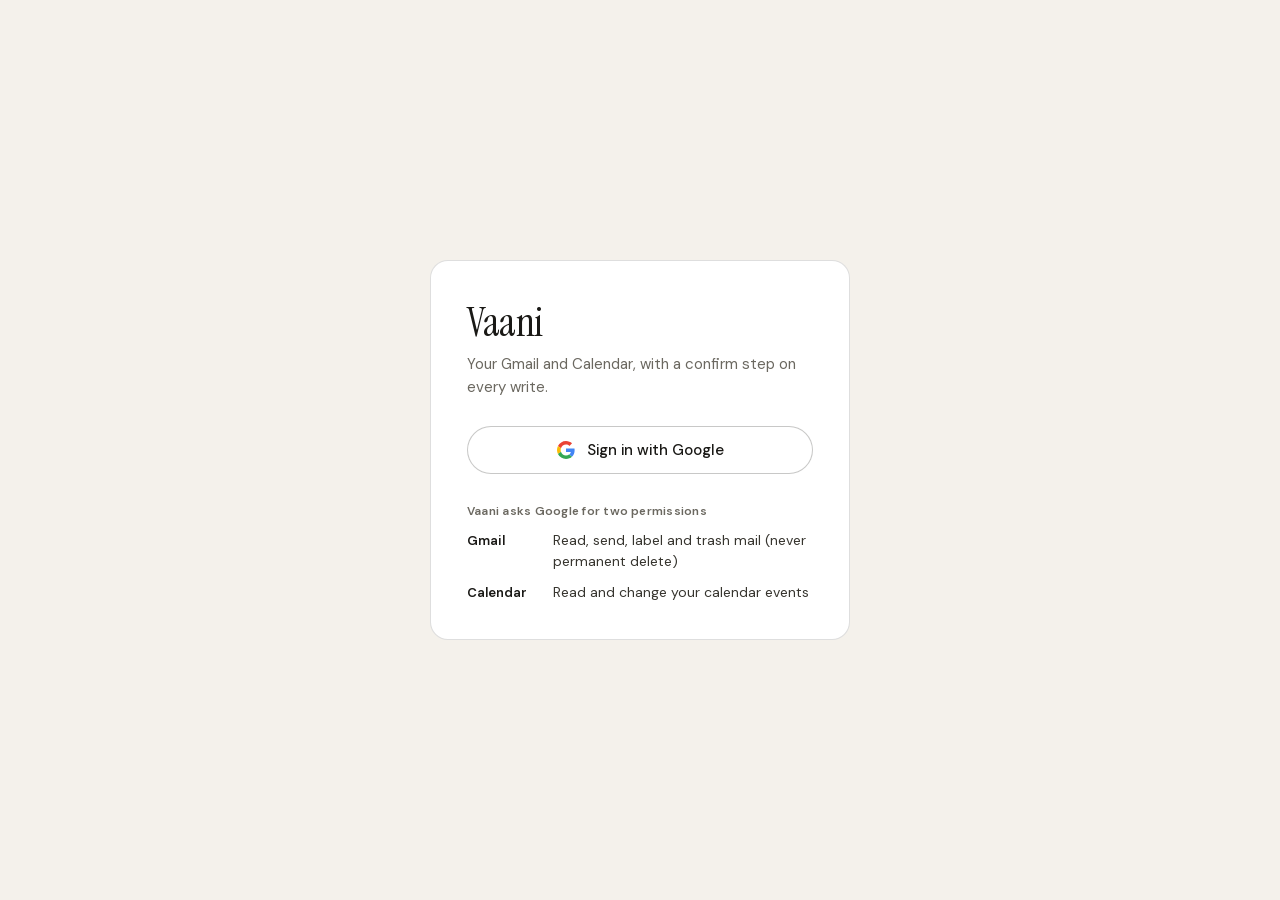
<file: static/login.html>
<!doctype html>
<html lang="en">
<head>
<meta charset="utf-8">
<meta name="viewport" content="width=device-width, initial-scale=1">
<meta name="color-scheme" content="light">
<title>Sign in · Vaani AI</title>
<!-- Light by default whatever the OS says; a saved "dark" choice applies before the first paint. -->
<script>try { const t = localStorage.getItem("vaani.theme"); if (t === "dark") document.documentElement.dataset.theme = "dark"; } catch (_) {}</script>
<link rel="preload" href="/static/fonts/dm-sans-400-600-normal-latin.woff2" as="font" type="font/woff2" crossorigin>
<link rel="preload" href="/static/fonts/instrument-serif-400-normal-latin.woff2" as="font" type="font/woff2" crossorigin>
<link rel="stylesheet" href="/static/app.css">
</head>
<body class="login" data-page="login">
<main class="login-card">
  <h1 class="wordmark">Vaani</h1>
  <p class="tagline">Your Gmail and Calendar, with a confirm step on every write.</p>
  <p class="login-error" id="loginError" role="alert" hidden></p>
  <form method="get" action="/auth/login">
    <button type="submit" class="google-btn">
      <svg width="18" height="18" viewBox="0 0 48 48" aria-hidden="true">
        <path fill="#EA4335" d="M24 9.5c3.54 0 6.71 1.22 9.21 3.6l6.85-6.85C35.9 2.38 30.47 0 24 0 14.62 0 6.51 5.38 2.56 13.22l7.98 6.19C12.43 13.72 17.74 9.5 24 9.5z"/>
        <path fill="#4285F4" d="M46.98 24.55c0-1.57-.15-3.09-.38-4.55H24v9.02h12.94c-.58 2.96-2.26 5.48-4.78 7.18l7.73 6c4.51-4.18 7.09-10.36 7.09-17.65z"/>
        <path fill="#FBBC05" d="M10.53 28.59c-.48-1.45-.76-2.99-.76-4.59s.27-3.14.76-4.59l-7.98-6.19C.92 16.46 0 20.12 0 24c0 3.88.92 7.54 2.56 10.78l7.97-6.19z"/>
        <path fill="#34A853" d="M24 48c6.48 0 11.93-2.13 15.89-5.81l-7.73-6c-2.15 1.45-4.92 2.3-8.16 2.3-6.26 0-11.57-4.22-13.47-9.91l-7.98 6.19C6.51 42.62 14.62 48 24 48z"/>
      </svg>
      Sign in with Google
    </button>
  </form>
  <h2 class="perm-head">Vaani asks Google for two permissions</h2>
  <ul class="perms">
    <li><strong>Gmail</strong><span>Read, send, label and trash mail (never permanent delete)</span></li>
    <li><strong>Calendar</strong><span>Read and change your calendar events</span></li>
  </ul>
</main>
<script src="/static/app.js" defer></script>
</body>
</html>
</file>
<file: static/app.css>
/* Vaani AI theme: warm cream paper, white cards with hairline ink borders, near-black ink for text and primary buttons.
   Light is the default whatever the OS says; dark only via <html data-theme="dark"> (saved in localStorage "vaani.theme").
   Meaning: ink outline = waiting for your approval, green = verified by Google, amber = pending / stale, red = risk.
   Fonts come from static/fonts/ (latin subsets, OFL): DM Sans for text, DM Mono only for counts, stamps and timings,
   Instrument Serif only for the wordmark. Token names: .build/CONTRACT-v2.md. */

@font-face { font-family: "DM Sans"; src: url("fonts/dm-sans-400-600-normal-latin.woff2") format("woff2"); font-weight: 400 600; font-style: normal; font-display: swap; }
@font-face { font-family: "DM Mono"; src: url("fonts/dm-mono-400-normal-latin.woff2") format("woff2"); font-weight: 400; font-style: normal; font-display: swap; }
@font-face { font-family: "DM Mono"; src: url("fonts/dm-mono-500-normal-latin.woff2") format("woff2"); font-weight: 500; font-style: normal; font-display: swap; }
@font-face { font-family: "Instrument Serif"; src: url("fonts/instrument-serif-400-normal-latin.woff2") format("woff2"); font-weight: 400; font-style: normal; font-display: swap; }
@font-face { font-family: "Instrument Serif"; src: url("fonts/instrument-serif-400-italic-latin.woff2") format("woff2"); font-weight: 400; font-style: italic; font-display: swap; }

:root {
  --bg: #F4F1EB; --bg-sunken: #EAE7E0; --surface: #FFFFFF; --surface-hover: #EFECE5;
  --ink: #1A1916; --ink-2: #37352F; --muted: #6B6860; --faint: #A8A49D;
  --line: rgba(26, 25, 22, .08); --line-2: rgba(26, 25, 22, .14); --line-3: rgba(26, 25, 22, .24);
  --ok: #4A6B4D; --ok-soft: #E9EFE7; --warn: #8A6A2E; --warn-soft: #F5EEDE;
  --risk: #9C4038; --risk-soft: #F5E7E5; --info: #3D73A6; --info-soft: #E6EDF1;
  --r-sm: 8px; --r-md: 12px; --r-lg: 18px; --r-pill: 999px;
  --font: "DM Sans", system-ui, -apple-system, BlinkMacSystemFont, "Segoe UI", Roboto, Helvetica, Arial, sans-serif;
  --mono: "DM Mono", ui-monospace, SFMono-Regular, Menlo, Consolas, "Liberation Mono", monospace;
  --serif: "Instrument Serif", "Iowan Old Style", Georgia, serif;
  --ease: cubic-bezier(.22, 1, .36, 1); --dur-fast: .15s; --dur: .25s;
  /* Only menus, dialogs and toasts float; everything else is flat paper. */
  --shadow-pop: 0 1px 2px rgba(26, 25, 22, .06), 0 12px 32px rgba(26, 25, 22, .12);
  --scrim: rgba(26, 25, 22, .32);
  --rail: 256px; --drawer: 380px; --col: 760px;
  /* Old "Ledger" names, aliased so every older rule and feature stylesheet keeps working. */
  --surface-2: var(--surface-hover); --line-strong: var(--line-3);
  --accent: var(--ink); --accent-ink: var(--ink); --accent-soft: var(--bg-sunken);
  --risk-btn: var(--risk); --user-bg: var(--bg-sunken); --focus: var(--ink);
  --shadow: none; --r: var(--r-md);
  color-scheme: light;
}
:root[data-theme="dark"] {
  --bg: #1A1916; --bg-sunken: #141311; --surface: #1E1D1A; --surface-hover: #2A2926;
  --ink: #F4F1EB; --ink-2: #DDD9D0; --muted: #C9C5BC; --faint: #8A867D;
  --line: rgba(244, 241, 235, .10); --line-2: rgba(244, 241, 235, .18); --line-3: rgba(244, 241, 235, .30);
  --ok: #8DB491; --ok-soft: #1F2A20; --warn: #D9B36A; --warn-soft: #2C2416;
  --risk: #E08A80; --risk-soft: #2E1A18; --info: #8FB5DB; --info-soft: #18232D;
  --shadow-pop: 0 1px 2px rgba(0, 0, 0, .3), 0 12px 32px rgba(0, 0, 0, .45);
  --scrim: rgba(0, 0, 0, .5);
  color-scheme: dark;
}

* { box-sizing: border-box; }
[hidden] { display: none !important; }
html, body { height: 100%; }
body { margin: 0; background: var(--bg); color: var(--ink); font: 15px/1.5 var(--font); -webkit-font-smoothing: antialiased; -moz-osx-font-smoothing: grayscale; }
h1, h2, h3, h4, strong, b { font-weight: 600; }
a { color: var(--ink); text-decoration-color: var(--line-3); text-underline-offset: 3px; }
a:hover { text-decoration-color: currentColor; }
::selection { background: var(--line-2); }
.sr { position: absolute; width: 1px; height: 1px; overflow: hidden; clip: rect(0 0 0 0); white-space: nowrap; }
.muted { color: var(--muted); }
/* Utilities for feature files: .mono for a small count / stamp / timing, .serif for the wordmark or a splash line. */
.mono { font-family: var(--mono); font-size: 12px; font-weight: 400; letter-spacing: 0; }
.serif { font-family: var(--serif); font-weight: 400; letter-spacing: -.01em; }
:focus-visible { outline: 2px solid var(--focus); outline-offset: 2px; }
.skip-link { position: absolute; left: 8px; top: -48px; z-index: 100; background: var(--surface); color: var(--ink); border: 1px solid var(--line-2); padding: 8px 14px; border-radius: var(--r-pill); }
.skip-link:focus { top: 8px; }

/* ---------------------------------------------------------------- buttons */
/* Hover rules use :where() for the "not disabled" test so a component's own :hover rule wins without fighting specificity. */
button { font: inherit; font-size: 14px; font-weight: 500; line-height: 20px; min-height: 34px; padding: 6px 14px; border-radius: var(--r-pill);
  border: 1px solid var(--line-2); background: var(--surface); color: var(--ink); cursor: pointer;
  transition: background-color var(--dur-fast) var(--ease), border-color var(--dur-fast) var(--ease), color var(--dur-fast) var(--ease); }
button:hover:where(:not(:disabled, [aria-disabled="true"])) { border-color: var(--line-3); background: var(--surface-hover); }
button.primary { background: var(--ink); border-color: var(--ink); color: var(--bg); font-weight: 600; }
button.primary:hover:where(:not(:disabled, [aria-disabled="true"])) { background: var(--ink-2); border-color: var(--ink-2); }
button.danger { background: var(--risk); border-color: var(--risk); color: var(--bg); font-weight: 600; }
button.danger:hover:where(:not(:disabled, [aria-disabled="true"])) { background: color-mix(in srgb, var(--risk) 84%, var(--ink)); border-color: transparent; }
button.ghost { background: transparent; border-color: transparent; color: var(--muted); }
button.ghost:hover:where(:not(:disabled, [aria-disabled="true"])) { background: var(--surface-hover); color: var(--ink); border-color: transparent; }
button.link { background: none; border: 0; border-radius: var(--r-sm); padding: 0; min-height: 0; font: inherit; font-weight: 500; color: var(--ink); text-decoration: underline; text-decoration-color: var(--line-3); text-underline-offset: 3px; }
button.link:hover:where(:not(:disabled, [aria-disabled="true"])) { background: none; text-decoration-color: currentColor; }
button.sm { font-size: 13px; padding: 4px 12px; min-height: 30px; }
button:disabled, button[aria-disabled="true"] { opacity: .45; cursor: default; }
.icon-btn { display: inline-flex; align-items: center; justify-content: center; width: 36px; height: 36px; min-height: 0; padding: 0; border-color: transparent; background: transparent; border-radius: var(--r-pill); font-size: 20px; line-height: 1; color: var(--ink-2); }
.icon-btn:hover:where(:not(:disabled, [aria-disabled="true"])) { background: var(--surface-hover); border-color: transparent; color: var(--ink); }

/* ---------------------------------------------------------------- frame */
.app { display: grid; grid-template-columns: var(--rail) minmax(0, 1fr); height: 100vh; height: 100dvh; background: var(--bg); }
.rail { background: var(--bg); border-right: 1px solid var(--line); display: flex; flex-direction: column; gap: 18px; padding: 18px 14px; min-height: 0; overflow-y: auto; scrollbar-width: thin; scrollbar-color: var(--line-3) transparent; }
.wordmark { font-family: var(--serif); font-weight: 400; font-size: 27px; line-height: 1.1; letter-spacing: -.01em; padding: 2px 10px; color: var(--ink); }
.wordmark span { color: var(--muted); }
.rail-nav { display: flex; flex-direction: column; gap: 2px; }
.rail-btn { display: flex; align-items: center; justify-content: space-between; gap: 8px; width: 100%; min-height: 36px; text-align: left; padding: 7px 12px; border-color: transparent; border-radius: var(--r-md); background: transparent; color: var(--ink-2); }
.rail-btn:hover:where(:not(:disabled, [aria-disabled="true"])) { background: var(--surface-hover); border-color: transparent; color: var(--ink); }
.rail-btn[aria-expanded="true"] { background: var(--surface); border-color: var(--line-2); color: var(--ink); font-weight: 600; }
#newBtn { justify-content: center; border-radius: var(--r-pill); border-color: var(--ink); background: var(--ink); color: var(--bg); margin-bottom: 10px; font-weight: 600; }
#newBtn:hover:where(:not(:disabled, [aria-disabled="true"])) { background: var(--ink-2); border-color: var(--ink-2); }
.badge { font: 500 11px/18px var(--mono); min-width: 20px; padding: 0 6px; border-radius: var(--r-pill); background: var(--warn-soft); color: var(--warn); text-align: center; }
.account { margin-top: auto; display: grid; grid-template-columns: 32px minmax(0, 1fr); gap: 4px 10px; align-items: center; padding: 14px 8px 0; border-top: 1px solid var(--line); }
.avatar { position: relative; width: 32px; height: 32px; border-radius: 50%; background: var(--bg-sunken); color: var(--ink); border: 1px solid var(--line-2); display: grid; place-items: center; font-weight: 600; font-size: 14px; overflow: hidden; }
.avatar img { position: absolute; inset: 0; width: 100%; height: 100%; object-fit: cover; }
.account .who { min-width: 0; font-size: 13px; line-height: 18px; }
.account .who div { overflow: hidden; text-overflow: ellipsis; white-space: nowrap; }
#acctName:empty { display: none; }
#signOut { grid-column: 1 / -1; justify-self: start; margin-top: 4px; }

.center { display: flex; flex-direction: column; min-width: 0; min-height: 0; height: 100vh; height: 100dvh; }
.topbar { display: flex; align-items: center; gap: 8px; min-height: 44px; padding: 4px 20px; border-bottom: 1px solid var(--line); background: var(--bg); font-size: 12px; color: var(--muted); }
.topbar .brand, #menuBtn { display: none; }
.topbar .brand { font-family: var(--serif); font-weight: 400; font-size: 21px; line-height: 1; color: var(--ink); white-space: nowrap; }
.me { flex: 1; min-width: 0; white-space: nowrap; overflow: hidden; text-overflow: ellipsis; }
.me.warn { color: var(--warn); }
.scroller { flex: 1; min-height: 0; overflow-y: auto; scrollbar-width: thin; scrollbar-color: var(--line-3) transparent; }
.thread { max-width: var(--col); margin: 0 auto; padding: 32px 20px 40px; display: flex; flex-direction: column; gap: 18px; }

.composer { background: var(--bg); padding: 12px 20px 16px; }
.composer-inner { max-width: var(--col); margin: 0 auto; display: flex; align-items: flex-end; gap: 8px; }
.composer input, .composer textarea { flex: 1; min-width: 0; font: inherit; padding: 11px 16px; border: 1px solid var(--line-2); border-radius: var(--r-lg); background: var(--surface); color: var(--ink);
  transition: border-color var(--dur-fast) var(--ease); }
.composer input::placeholder, .composer textarea::placeholder { color: var(--muted); opacity: 1; }
.composer input:focus-visible, .composer textarea:focus-visible { outline: 3px solid var(--line); outline-offset: 0; border-color: var(--line-3); }
.composer.editing input, .composer.editing textarea { border-color: var(--ink); outline: 3px solid var(--line-2); outline-offset: 0; }
.composer button[type="submit"] { min-height: 44px; padding: 0 20px; }
.strip { display: block; padding: 6px 20px; border-top: 1px solid var(--line); background: var(--bg); font: 11px/18px var(--mono); color: var(--muted); white-space: nowrap; overflow: hidden; text-overflow: ellipsis; }
.strip .sep { opacity: .5; }
.strip .local { color: var(--ok); }
.strip .warn { color: var(--warn); }

.drawer { background: var(--bg); border-left: 1px solid var(--line-2); display: flex; flex-direction: column; min-height: 0; height: 100vh; height: 100dvh; }
.drawer-head { display: flex; align-items: center; justify-content: space-between; gap: 8px; padding: 10px 10px 10px 20px; border-bottom: 1px solid var(--line); min-height: 56px; }
.drawer-head h2 { margin: 0; font-size: 16px; font-weight: 600; }
.drawer-head h2:focus { outline: none; }
.drawer-body { flex: 1; min-height: 0; overflow-y: auto; padding: 20px; display: flex; flex-direction: column; gap: 16px; scrollbar-width: thin; scrollbar-color: var(--line-3) transparent; }
.scrim { position: fixed; inset: 0; z-index: 35; background: var(--scrim); }

@media (min-width: 1100px) {
  .app.with-drawer { grid-template-columns: var(--rail) minmax(0, 1fr) var(--drawer); }
}
@media (max-width: 1099px) {
  .drawer { position: fixed; top: 0; right: 0; bottom: 0; width: min(var(--drawer), 100vw); z-index: 40; animation: slide-in var(--dur) var(--ease); }
}
@media (max-width: 899px) {
  .app { grid-template-columns: minmax(0, 1fr); }
  .rail { position: fixed; top: 0; bottom: 0; left: 0; width: var(--rail); z-index: 45; border-right-color: var(--line-2); transform: translateX(-100%); visibility: hidden; transition: transform var(--dur) var(--ease), visibility var(--dur); }
  .app.rail-open .rail { transform: none; visibility: visible; }
  .topbar { padding: 4px 8px; }
  .topbar .brand, #menuBtn { display: inline-flex; }
  .me { font-size: 11px; }
}
@keyframes slide-in { from { transform: translateX(24px); opacity: .4; } to { transform: none; opacity: 1; } }
@media (prefers-reduced-motion: reduce) { *, *::before, *::after { animation: none !important; transition: none !important; } }

/* ---------------------------------------------------------------- chat */
.msg { max-width: 85%; overflow-wrap: anywhere; }
.msg.user { align-self: flex-end; background: var(--bg-sunken); color: var(--ink); padding: 10px 16px; border-radius: var(--r-lg); white-space: pre-wrap; }
.msg.bot { align-self: stretch; max-width: 100%; color: var(--ink); }
.msg.bot p { margin: 0; }
.msg.bot p + p, .msg.bot p + ol, .msg.bot p + ul, .msg.bot ol + p, .msg.bot ul + p { margin-top: 10px; }
.msg.bot ol, .msg.bot ul { margin: 6px 0 0; padding-left: 22px; }
.msg.bot li { margin: 3px 0; }
.msg.bot li > ul, .msg.bot li > ol { margin-top: 2px; padding-left: 18px; }
.msg.bot li > ul { list-style: disc; }
.msg.err { color: var(--warn); }
.meta { font: 11px/18px var(--mono); color: var(--muted); margin-top: -10px; }
.thread > .meta:first-child { margin-top: 0; }
.meta.err { color: var(--warn); }
.spin { align-self: flex-start; display: flex; align-items: center; gap: 10px; color: var(--muted); font-size: 13px; }
.spin::before { content: ""; width: 14px; height: 14px; border: 1.5px solid var(--line-2); border-top-color: var(--ink); border-radius: 50%; animation: r .8s linear infinite; }
@keyframes r { to { transform: rotate(360deg); } }
.starter { display: flex; flex-wrap: wrap; gap: 8px; }
.chip-btn { border-radius: var(--r-pill); font-size: 13px; padding: 5px 14px; min-height: 32px; background: var(--surface); border-color: var(--line-2); color: var(--ink-2); }

/* ---------------------------------------------------------------- cards */
.card { background: var(--surface); border: 1px solid var(--line-2); border-radius: var(--r-lg); padding: 18px 20px; }
.card:focus { outline: none; }
.card:focus-visible { outline: 2px solid var(--focus); outline-offset: 2px; }
.card-head { display: flex; align-items: center; gap: 8px; flex-wrap: wrap; margin-bottom: 10px; }
.stamp { font: 500 11px/16px var(--mono); letter-spacing: .06em; text-transform: uppercase; color: var(--muted); }
.stamp.accent-ink { color: var(--ink); }
.stamp.when { margin-left: auto; font-weight: 400; letter-spacing: 0; text-transform: none; }
.chip { display: inline-flex; align-items: center; gap: 4px; font: 400 11px/20px var(--mono); padding: 0 8px; border-radius: var(--r-pill); border: 1px solid var(--line-2); color: var(--muted); background: var(--surface); white-space: nowrap; }
.chip.accent { background: var(--bg-sunken); color: var(--ink); border-color: transparent; }
.chip.ok { background: var(--ok-soft); color: var(--ok); border-color: transparent; }
.chip.warn { background: var(--warn-soft); color: var(--warn); border-color: transparent; }
.card h4 { margin: 0 0 8px; font-size: 16px; font-weight: 600; line-height: 1.35; }
.card .line { font-size: 14px; margin: 2px 0; color: var(--ink-2); overflow-wrap: anywhere; }
.mailbody { white-space: pre-wrap; background: var(--bg); color: var(--ink-2); border: 1px solid var(--line); border-radius: var(--r-md); padding: 12px 14px; margin: 10px 0; max-height: 260px; overflow: auto; font-size: 14px; overflow-wrap: anywhere; }
blockquote.mailbody { margin: 0; }
.note { margin: 8px 0 0; font-size: 13px; color: var(--muted); }
.actions { display: flex; align-items: center; gap: 8px; flex-wrap: wrap; margin-top: 16px; }
.actions.tight { margin-top: 0; }
.status { font-size: 13px; color: var(--muted); }
.status:empty { display: none; }
.status.err, .err-line, .inline-err { color: var(--risk); }
.err-line { margin: 0; padding: 10px 20px; font-size: 13px; }
.inline-err { margin: 0; font-size: 13px; }
.inline-err:empty { display: none; }

/* Action cards keep a 1.5px border whatever their state, so approving one does not shift the layout. */
.card.action { border-width: 1.5px; }
.card.action.live { border-color: var(--ink); }
.card.action.danger.live { border-color: var(--risk); }
.card.action.danger .stamp.accent-ink { color: var(--risk); }
.card.done > :not(.actions):not(.status) { opacity: .7; }
.card.inline { display: flex; align-items: center; gap: 8px; flex-wrap: wrap; padding: 10px 10px 10px 16px; }
.inline-title { flex: 1 1 160px; min-width: 0; font-size: 14px; font-weight: 500; overflow: hidden; text-overflow: ellipsis; white-space: nowrap; }
.card.inline .status { flex-basis: 100%; }

.card.receipt { --tone: var(--ok); --tone-soft: var(--ok-soft); position: relative; background: var(--tone-soft); border-color: color-mix(in srgb, var(--tone) 24%, transparent); }
.card.receipt::before { content: ""; position: absolute; left: 0; top: 16px; bottom: 16px; width: 3px; border-radius: 0 3px 3px 0; background: var(--tone); }
.card.receipt.warn { --tone: var(--warn); --tone-soft: var(--warn-soft); }
.card.receipt.risk { --tone: var(--risk); --tone-soft: var(--risk-soft); }
.receipt .tone { color: var(--tone); }
.tick { font: 11px/18px var(--mono); }
.tick.ok { color: var(--ok); } .tick.warn { color: var(--warn); } .tick.muted { color: var(--muted); }
.report { list-style: none; margin: 0; padding: 0; font-size: 13.5px; line-height: 1.55; color: var(--ink-2); }
.report li { padding-left: 16px; position: relative; overflow-wrap: anywhere; }
.report li::before { content: "›"; position: absolute; left: 3px; color: var(--tone); }
.undo { margin: 8px 0 0; font-size: 13px; color: var(--muted); }

.card.offer { border: 1px dashed var(--line-3); }
.offer-text { margin: 0; }
.card.banner.warn { border-color: color-mix(in srgb, var(--warn) 30%, transparent); background: var(--warn-soft); }
.card.banner p { margin: 0; }

/* ---------------------------------------------------------------- brief */
.card.brief { padding: 0; overflow: hidden; }
.brief-head { display: flex; align-items: baseline; justify-content: space-between; gap: 4px 12px; flex-wrap: wrap; padding: 16px 20px 12px; border-bottom: 1px solid var(--line); }
.brief-head h3 { margin: 0; font-size: 16px; font-weight: 600; }
.stamp-row { margin: 0; font: 11px/18px var(--mono); color: var(--muted); }
.stamp-row button { font-family: var(--font); font-size: 12px; }
.card.brief.stale .stamp-row { color: var(--warn); }
.group { padding: 14px 20px; }
.group + .group { border-top: 1px solid var(--line); }
.group h4 { display: flex; align-items: center; gap: 8px; margin: 0 0 6px; font-size: 13px; font-weight: 600; color: var(--ink-2); }
.group .count { font: 500 11px/18px var(--mono); color: var(--muted); padding: 0 7px; border-radius: var(--r-pill); background: var(--bg-sunken); }
.g-needs_reply .count { background: var(--ink); color: var(--bg); }
.g-follow_ups .count { background: var(--warn-soft); color: var(--warn); }
.rows { list-style: none; margin: 0; padding: 0; }
.row { display: grid; grid-template-columns: minmax(0, 1fr) auto; column-gap: 12px; padding: 10px 0; }
.row + .row { border-top: 1px solid var(--line); }
.row > :not(.row-actions) { grid-column: 1; min-width: 0; }
.row-top { display: flex; align-items: center; gap: 8px; min-width: 0; }
.sender { font-weight: 600; font-size: 14px; overflow: hidden; text-overflow: ellipsis; white-space: nowrap; }
.date { margin-left: auto; font: 11px/18px var(--mono); color: var(--muted); white-space: nowrap; }
.dot { flex: none; width: 7px; height: 7px; border-radius: 50%; background: var(--ink); }
.subj { font-size: 14px; color: var(--ink-2); overflow-wrap: anywhere; }
.snip { font-size: 13px; color: var(--muted); overflow: hidden; text-overflow: ellipsis; white-space: nowrap; }
.row-actions { grid-column: 2; grid-row: 1 / span 3; display: flex; align-items: center; gap: 4px; }
.row.dismissed > :not(.row-actions) { opacity: .5; }
.row.dismissed .subj { text-decoration: line-through; }
.drawer .row { grid-template-columns: minmax(0, 1fr); }
.drawer .row-actions { grid-column: 1; grid-row: auto; margin-top: 8px; }
.empty { margin: 0; font-size: 13px; color: var(--muted); }
.promo { display: flex; align-items: center; justify-content: space-between; gap: 8px; font-size: 14px; color: var(--ink-2); }
.group > button.link { margin-top: 6px; font-size: 13px; }
@media (max-width: 560px) {
  .row { grid-template-columns: minmax(0, 1fr); }
  .row-actions { grid-column: 1; grid-row: auto; margin-top: 8px; }
  .thread { padding: 20px 14px 28px; }
  .card { padding: 16px; }
}

/* ---------------------------------------------------------------- drawer panels */
.lede { margin: 0; font-size: 13.5px; color: var(--muted); }
.notice { margin: 0; padding: 10px 14px; border-radius: var(--r-md); background: var(--warn-soft); color: var(--warn); font-size: 13px; }
.email-meta h3 { margin: 4px 0; font-size: 17px; font-weight: 600; }
.email-meta p { margin: 0; font-size: 13px; }
/* Autonomy: one white card per workflow; the level picker is a cream-deep track with a solid ink pill for the choice. */
.wf-list { display: flex; flex-direction: column; gap: 12px; }
.wf { background: var(--surface); border: 1px solid var(--line-2); border-radius: var(--r-lg); padding: 18px; display: flex; flex-direction: column; gap: 10px; }
.wf-head { display: flex; align-items: center; justify-content: space-between; gap: 8px; }
.wf-head h3 { margin: 0; font-size: 15px; font-weight: 600; }
.chip.lv-one_tap, .chip.lv-suggest { background: var(--bg-sunken); color: var(--ink); border-color: transparent; }
.chip.lv-auto { background: var(--ok-soft); color: var(--ok); border-color: transparent; }
.wf-desc, .level-desc { margin: 0; font-size: 13px; color: var(--muted); }
.level-desc { color: var(--ink-2); }
.seg { display: grid; grid-template-columns: repeat(4, minmax(0, 1fr)); gap: 2px; padding: 3px; border: 0; border-radius: var(--r-pill); background: var(--bg-sunken); }
.seg button { display: inline-flex; align-items: center; justify-content: center; gap: 4px; min-height: 32px; padding: 4px 8px; font-size: 13px; font-weight: 500; border: 0; border-radius: var(--r-pill); background: transparent; color: var(--muted); white-space: nowrap; }
.seg button:hover:where(:not(:disabled, [aria-disabled="true"])) { background: var(--line); color: var(--ink); }
.seg button[aria-pressed="true"] { background: var(--ink); color: var(--bg); font-weight: 600; }
.lock { font-size: 11px; filter: grayscale(1); }
.meter-row { display: flex; align-items: center; gap: 10px; font-size: 12.5px; color: var(--muted); }
.meter { display: flex; gap: 3px; }
.meter span { width: 16px; height: 6px; border-radius: var(--r-pill); background: var(--line-2); }
.meter span.fill { background: var(--ink); }
.offer-due { font-size: 13px; font-weight: 500; color: var(--ink); margin-right: auto; }
.switch { display: flex; align-items: center; gap: 10px; align-self: flex-start; padding: 4px 0; min-height: 28px; border: 0; border-radius: var(--r-sm); background: none; color: var(--ink-2); font-size: 13px; text-align: left; }
.switch:hover:where(:not(:disabled, [aria-disabled="true"])) { background: none; color: var(--ink); }
.switch .knob { position: relative; flex: none; width: 32px; height: 18px; border-radius: var(--r-pill); background: var(--line-3); transition: background-color var(--dur-fast) var(--ease); }
.switch .knob::after { content: ""; position: absolute; top: 2px; left: 2px; width: 14px; height: 14px; border-radius: 50%; background: var(--surface); transition: transform var(--dur-fast) var(--ease); }
.switch[aria-checked="true"] .knob { background: var(--ink); }
.switch[aria-checked="true"] .knob::after { transform: translateX(14px); background: var(--bg); }
.proof-tools { display: flex; gap: 8px; align-items: center; }
.proof-tools select { flex: 1; min-width: 0; font: inherit; font-size: 13px; min-height: 34px; padding: 6px 12px; border: 1px solid var(--line-2); border-radius: var(--r-md); background: var(--surface); color: var(--ink); }
.streaks { display: flex; flex-wrap: wrap; gap: 6px; margin-bottom: 12px; }
.proof-list { list-style: none; margin: 0; padding: 0; }
.proof-row { display: grid; grid-template-columns: auto minmax(0, 1fr) 16px auto; gap: 10px; align-items: baseline; padding: 10px 0; border-top: 1px solid var(--line); font-size: 13.5px; }
.proof-row time { font: 11px/18px var(--mono); color: var(--muted); white-space: nowrap; }
.proof-row .what { display: flex; flex-direction: column; min-width: 0; }
.outcome { font-size: 12.5px; }
.outcome.ok { color: var(--ok); } .outcome.warn { color: var(--warn); } .outcome.risk { color: var(--risk); }
.outcome.accent { color: var(--ink); font-weight: 500; } .outcome.muted { color: var(--muted); }
.ms { font: 11px/18px var(--mono); color: var(--muted); text-align: right; white-space: nowrap; }

dialog { max-width: min(440px, calc(100vw - 32px)); padding: 24px; border: 1px solid var(--line-2); border-radius: var(--r-lg); background: var(--surface); color: var(--ink); box-shadow: var(--shadow-pop); }
dialog::backdrop { background: rgba(26, 25, 22, .36); }
:root[data-theme="dark"] dialog::backdrop { background: rgba(0, 0, 0, .55); }
dialog h2 { margin: 0 0 8px; font-size: 18px; font-weight: 600; }
dialog p { margin: 0; font-size: 14px; color: var(--ink-2); }
dialog .actions { justify-content: flex-end; }

/* ---------------------------------------------------------------- sign-in page */
body.login { min-height: 100vh; min-height: 100dvh; display: grid; place-items: center; padding: 24px 16px; background: var(--bg); }
.login-card { width: 100%; max-width: 420px; background: var(--surface); border: 1px solid var(--line-2); border-radius: var(--r-lg); padding: 40px 36px 36px; }
.login-card .wordmark { font-size: 40px; line-height: 1.05; padding: 0; margin: 0; }
.tagline { margin: 10px 0 28px; font-size: 15px; color: var(--muted); }
.login-error { margin: 0 0 16px; padding: 10px 14px; border-radius: var(--r-md); background: var(--risk-soft); color: var(--risk); font-size: 14px; }
.google-btn { display: flex; align-items: center; justify-content: center; gap: 12px; width: 100%; min-height: 48px; padding: 10px 20px; border: 1px solid var(--line-3); border-radius: var(--r-pill); background: var(--surface); color: var(--ink); font-size: 15px; font-weight: 500; }
.google-btn:hover:where(:not(:disabled, [aria-disabled="true"])) { background: var(--surface-hover); border-color: var(--ink-2); }
.google-btn svg { flex: none; }
.perm-head { margin: 28px 0 10px; font-size: 12px; font-weight: 600; letter-spacing: .02em; color: var(--muted); }
.perms { list-style: none; margin: 0; padding: 0; display: flex; flex-direction: column; gap: 10px; }
.perms li { display: grid; grid-template-columns: 76px minmax(0, 1fr); gap: 10px; font-size: 14px; color: var(--ink-2); }
.perms strong { font-size: 13px; line-height: 21px; font-weight: 600; color: var(--ink); }
@media (max-width: 480px) { .login-card { padding: 32px 22px 28px; } .login-card .wordmark { font-size: 36px; } }

/* round 2: Undo on receipts, step-back offers, offline-check summary in Proof */
.undo-row { display: flex; align-items: center; gap: 8px; flex-wrap: wrap; margin: 10px 0 0; }
.undo-row .note { margin: 0; }
.card.offer.step-back { border-color: color-mix(in srgb, var(--warn) 60%, transparent); }
.card.offer.step-back .stamp { color: var(--warn); }
.evals { border: 1px solid var(--line-2); border-radius: var(--r-md); padding: 10px 14px; margin: 0 0 12px; background: var(--surface); }
.evals.ok { border-color: color-mix(in srgb, var(--ok) 30%, transparent); background: var(--ok-soft); }
.evals.warn { border-color: color-mix(in srgb, var(--warn) 30%, transparent); background: var(--warn-soft); }
.evals p { margin: 2px 0; font-size: 13px; }
.evals .note { font-family: var(--mono); font-size: 11px; color: var(--muted); }
</file>
